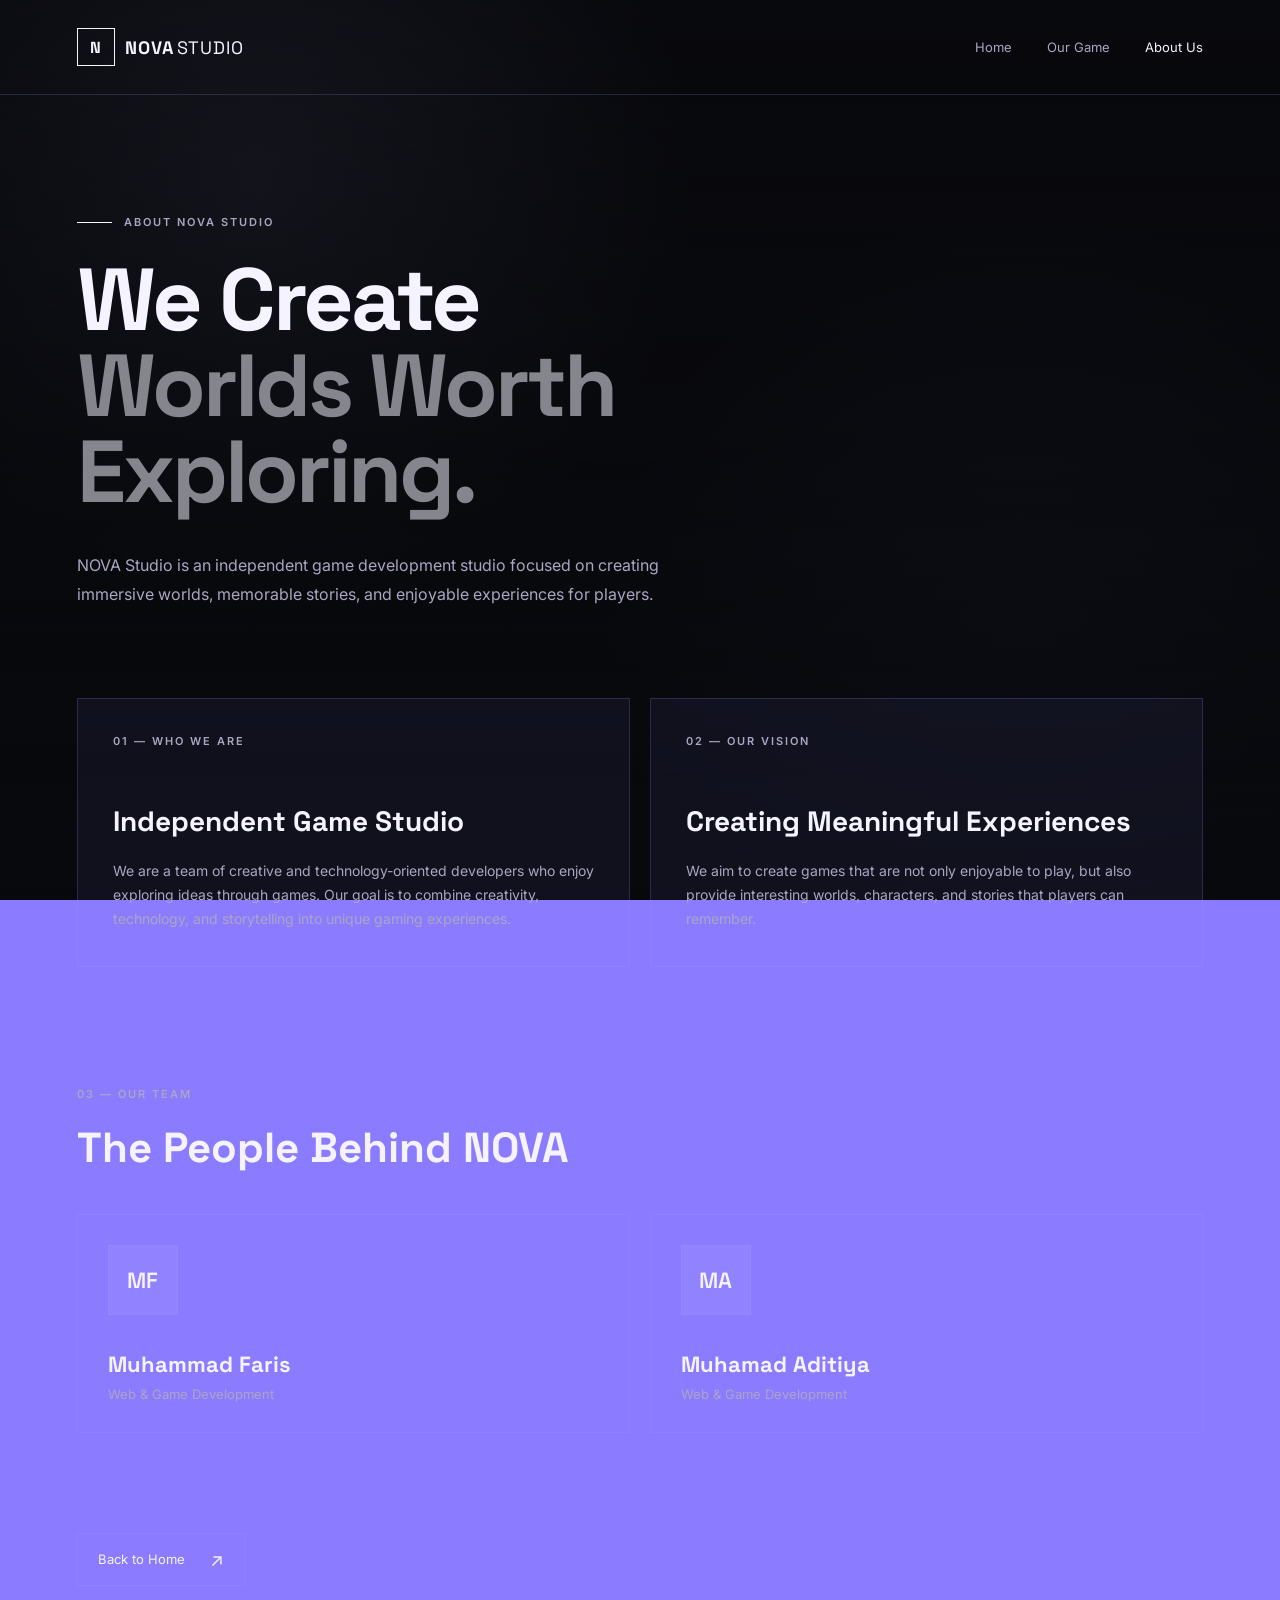
<file: about-us.html>
<!DOCTYPE html>
<html lang="en">
<head>
    <meta charset="UTF-8">
    <meta name="viewport" content="width=device-width, initial-scale=1.0">
    <meta name="description" content="Learn more about NOVA Studio, an independent game development studio.">
    <title>About Us — NOVA Studio</title>

    <link rel="stylesheet" href="about-us.css">
</head>
<body>

    <div class="about-background"></div>
    <div class="about-overlay"></div>

    <header class="navbar">
        <a href="index.html" class="logo">
            <span class="logo-mark">N</span>
            <span class="logo-text">NOVA<span>STUDIO</span></span>
        </a>

        <nav class="nav-links">
            <a href="index.html">Home</a>
            <a href="our-game.html">Our Game</a>
            <a href="about-us.html" class="active">About Us</a>
        </nav>

        <button class="menu-toggle" aria-label="Open menu">
            <span></span>
            <span></span>
        </button>
    </header>

    <main class="about-page">

        <section class="about-hero">
            <p class="eyebrow">
                <span class="eyebrow-line"></span>
                ABOUT NOVA STUDIO
            </p>

            <h1>
                We Create<br>
                <span>Worlds Worth Exploring.</span>
            </h1>

            <p class="about-description">
                NOVA Studio is an independent game development studio
                focused on creating immersive worlds, memorable stories,
                and enjoyable experiences for players.
            </p>
        </section>

        <section class="about-info">

            <div class="about-card">
                <p class="card-label">01 — WHO WE ARE</p>

                <h2>Independent Game Studio</h2>

                <p>
                    We are a team of creative and technology-oriented
                    developers who enjoy exploring ideas through games.
                    Our goal is to combine creativity, technology, and
                    storytelling into unique gaming experiences.
                </p>
            </div>

            <div class="about-card">
                <p class="card-label">02 — OUR VISION</p>

                <h2>Creating Meaningful Experiences</h2>

                <p>
                    We aim to create games that are not only enjoyable
                    to play, but also provide interesting worlds,
                    characters, and stories that players can remember.
                </p>
            </div>

        </section>

        <section class="team-section">

            <p class="card-label">03 — OUR TEAM</p>

            <h2>The People Behind NOVA</h2>

            <div class="team-grid">

    <div class="team-card">
        <div class="team-avatar">MF</div>
        <div class="team-info">
            <h3>Muhammad Faris</h3>
            <p>Web & Game Development</p>
        </div>
    </div>

    <div class="team-card">
        <div class="team-avatar">MA</div>
        <div class="team-info">
            <h3>Muhamad Aditiya</h3>
            <p>Web & Game Development</p>
        </div>
    </div>

</div>

        </section>

        <div class="about-action">
            <a href="index.html" class="btn btn-secondary">
                <span>Back to Home</span>
                <span class="btn-arrow">↗</span>
            </a>
        </div>

    </main>

</body>
</html>
</file>
<file: about-us.css>
@import url('https://fonts.googleapis.com/css2?family=Inter:wght@400;500;600;700&family=Space+Grotesk:wght@400;500;600;700&display=swap');

:root {
    --bg: #8b7cff;
    /* --bg: #0b0a18; */

    --text: #f5f3ff;

    --muted: #aaa6c2;

    --line: rgba(167, 158, 255, 0.18);

    --card: rgba(139, 124, 255, 0.07);

    --accent: #8b7cff;

}

* {
    margin: 0;
    padding: 0;
    box-sizing: border-box;
}

html {
    scroll-behavior: smooth;
}

body {
    font-family: 'Inter', sans-serif;
    background: var(--bg);
    color: var(--text);
    min-height: 100vh;
    overflow-x: hidden;
}

/* Background */

.about-background {
    position: fixed;
    inset: 0;
    z-index: -2;
    background:
        radial-gradient(circle at 20% 20%, rgba(120, 120, 160, 0.15), transparent 35%),
        radial-gradient(circle at 80% 70%, rgba(80, 100, 150, 0.12), transparent 35%),
        #08090d;
}

.about-overlay {
    position: fixed;
    inset: 0;
    z-index: -1;
    background: linear-gradient(
        to bottom,
        rgba(8, 9, 13, 0.2),
        rgba(8, 9, 13, 0.9)
    );
}

/* Navbar */

.navbar {
    width: 100%;
    padding: 28px 6%;
    display: flex;
    align-items: center;
    justify-content: space-between;
    border-bottom: 1px solid var(--line);
}

.logo {
    display: flex;
    align-items: center;
    gap: 10px;
    color: var(--text);
    text-decoration: none;
}

.logo-mark {
    width: 38px;
    height: 38px;
    display: flex;
    align-items: center;
    justify-content: center;
    border: 1px solid var(--text);
    font-family: 'Space Grotesk', sans-serif;
    font-weight: 700;
}

.logo-text {
    font-family: 'Space Grotesk', sans-serif;
    font-size: 18px;
    font-weight: 700;
    letter-spacing: 1px;
}

.logo-text span {
    font-weight: 400;
    margin-left: 3px;
}

.nav-links {
    display: flex;
    gap: 35px;
}

.nav-links a {
    color: var(--muted);
    text-decoration: none;
    font-size: 13px;
    transition: 0.3s;
}

.nav-links a:hover,
.nav-links a.active {
    color: var(--text);
}

.menu-toggle {
    display: none;
}

/* Main */

.about-page {
    width: 88%;
    max-width: 1200px;
    margin: 0 auto;
}

/* Hero */

.about-hero {
    padding: 120px 0 90px;
    max-width: 850px;
}

.eyebrow,
.card-label {
    color: var(--muted);
    font-size: 11px;
    letter-spacing: 2px;
    font-weight: 600;
}

.eyebrow {
    display: flex;
    align-items: center;
    gap: 12px;
    margin-bottom: 28px;
}

.eyebrow-line {
    width: 35px;
    height: 1px;
    background: var(--text);
}

.about-hero h1 {
    font-family: 'Space Grotesk', sans-serif;
    font-size: clamp(48px, 7vw, 88px);
    line-height: 0.98;
    letter-spacing: -3px;
    margin-bottom: 35px;
}

.about-hero h1 span {
    color: #85858d;
}

.about-description {
    max-width: 650px;
    color: var(--muted);
    font-size: 16px;
    line-height: 1.8;
}

/* Information Cards */

.about-info {
    display: grid;
    grid-template-columns: repeat(2, 1fr);
    gap: 20px;
    margin-bottom: 120px;
}

.about-card {
    padding: 35px;
    border: 1px solid var(--line);
    background: var(--card);
    transition: 0.3s;
}

.about-card:hover {
    transform: translateY(-5px);
    border-color: rgba(255, 255, 255, 0.3);
}

.about-card .card-label {
    margin-bottom: 55px;
}

.about-card h2 {
    font-family: 'Space Grotesk', sans-serif;
    font-size: 28px;
    margin-bottom: 20px;
}

.about-card p:last-child {
    color: var(--muted);
    line-height: 1.7;
    font-size: 14px;
}

/* Team */

.team-section {
    padding-bottom: 80px;
}

.team-section > h2 {
    font-family: 'Space Grotesk', sans-serif;
    font-size: 42px;
    margin: 20px 0 40px;
}

.team-grid {
    display: grid;
    grid-template-columns: repeat(2, 1fr);
    gap: 20px;
}

.team-card {
    min-height: 180px;
    padding: 30px;
    border: 1px solid var(--line);
    background: var(--card);
    display: flex;
    flex-direction: column;
    justify-content: flex-end;
    transition: 0.3s;
}

.team-avatar {
    width: 70px;
    height: 70px;
    border: 1px solid var(--line);
    display: flex;
    align-items: center;
    justify-content: center;
    margin-bottom: auto;
    font-family: 'Space Grotesk', sans-serif;
    font-size: 22px;
    font-weight: 600;
    color: var(--text);
    background: rgba(255, 255, 255, 0.06);
}

.team-info {
    margin-top: 35px;
}

.team-card h3 {
    font-family: 'Space Grotesk', sans-serif;
    font-size: 22px;
    margin-bottom: 8px;
}

.team-card p {
    color: var(--muted);
    font-size: 13px;
}

.team-card:hover {
    transform: translateY(-5px);
    border-color: rgba(255, 255, 255, 0.3);
}

.team-card h3 {
    font-family: 'Space Grotesk', sans-serif;
    font-size: 22px;
    margin-bottom: 8px;
}

.team-card p {
    color: var(--muted);
    font-size: 13px;
}

/* Button */

.about-action {
    padding: 20px 0 80px;
}

.btn {
    display: inline-flex;
    align-items: center;
    gap: 25px;
    padding: 15px 20px;
    text-decoration: none;
    font-size: 13px;
    border: 1px solid var(--line);
    color: var(--text);
    transition: 0.3s;
}

.btn:hover {
    background: var(--text);
    color: var(--bg);
}

.btn-arrow {
    font-size: 18px;
}

/* Responsive */

@media (max-width: 768px) {

    .navbar {
        padding: 22px 5%;
    }

    .nav-links {
        gap: 18px;
    }

    .nav-links a {
        font-size: 11px;
    }

    .about-page {
        width: 90%;
    }

    .about-hero {
        padding: 80px 0 60px;
    }

    .about-hero h1 {
        font-size: 48px;
        letter-spacing: -2px;
    }

    .about-info,
    .team-grid {
        grid-template-columns: 1fr;
    }

    .about-info {
        margin-bottom: 80px;
    }

    .team-section > h2 {
        font-size: 32px;
    }
}

@media (max-width: 480px) {

    .nav-links {
        gap: 10px;
    }

    .nav-links a {
        font-size: 10px;
    }

    .logo-text {
        font-size: 14px;
    }

    .logo-mark {
        width: 32px;
        height: 32px;
    }

    .about-hero h1 {
        font-size: 40px;
    }

    .about-card {
        padding: 25px;
    }
}
</file>
